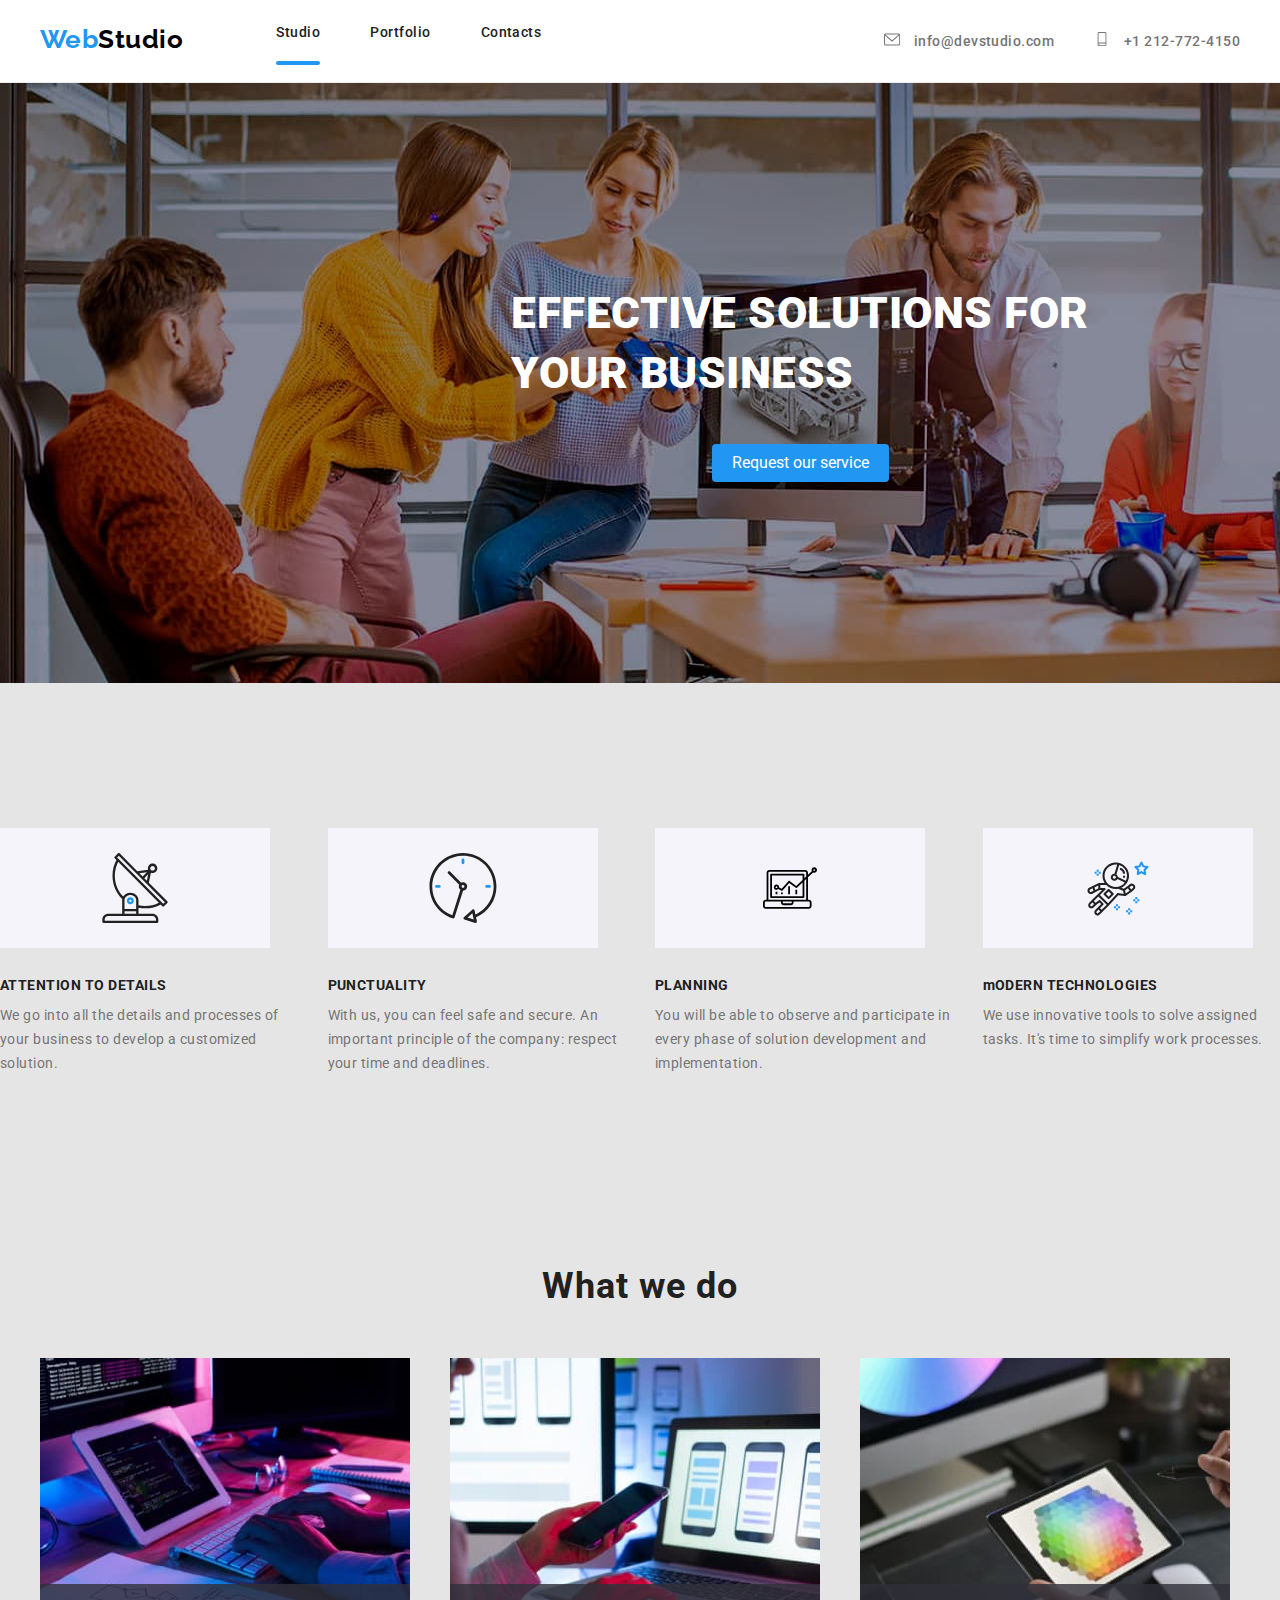
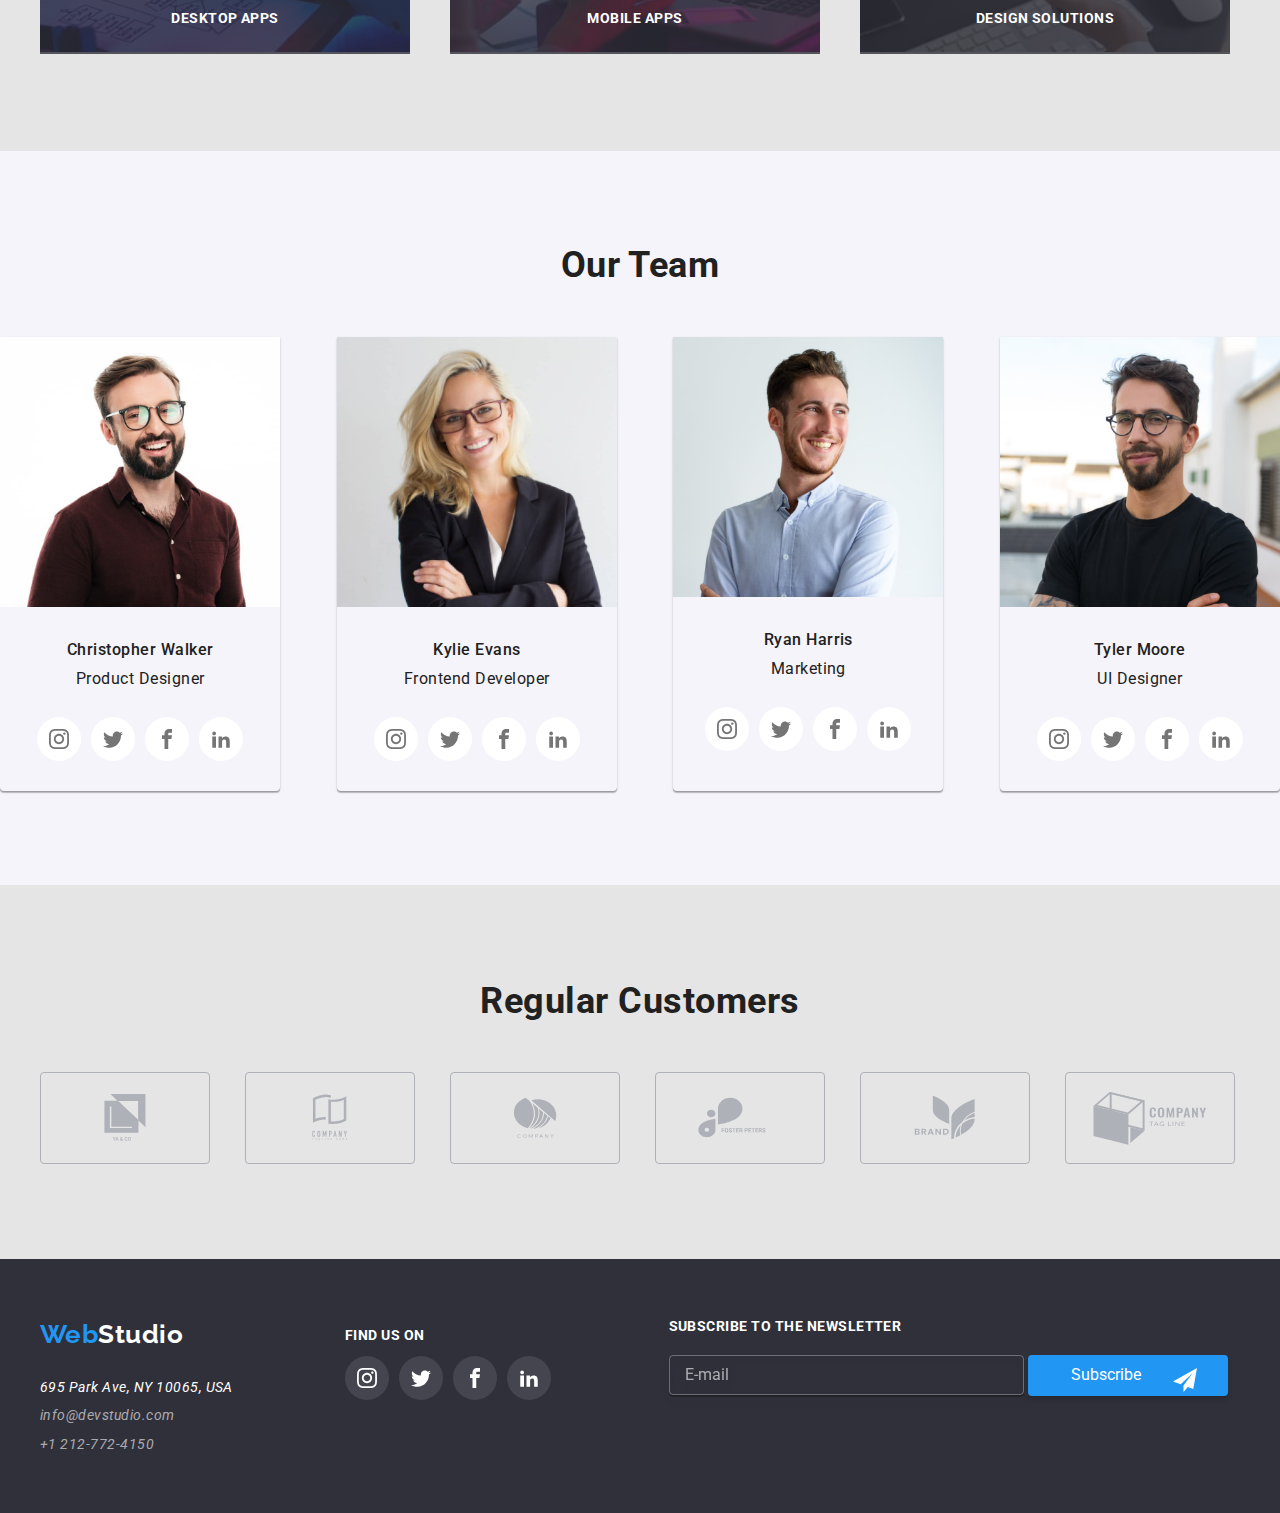
<file: index.html>
<!DOCTYPE html>
      <html lang="en">
        <!--my head-->
        <head>
          <meta charset="UTF-8" />
          <link rel="preconnect" href="https://fonts.googleapis.com" />
          <link rel="preconnect" href="https://fonts.gstatic.com" crossorigin />
          <link
            href="https://fonts.googleapis.com/css2?family=Raleway:wght@700&family=Roboto:wght@400;500;700;900&display=swap"
            rel="stylesheet"
          />
          <link
            rel="stylesheet"
            href="https://cdnjs.cloudflare.com/ajax/libs/modern-normalize/1.0.0/modern-normalize.min.css"
          />
          <link rel="stylesheet" href="css/main.css" />

          <title>WebStudio</title>
        </head>
        <body><div data-modal class="modal is-hidden">
          <div class="modal__inner">
            <h4 class="modal__title">Leave your information and we'll call you back</h4>
            <form class="request-form">
             <div class="request">
              <label>
                Name <br>
                <input type="text" name="name" autofocus/>
                <svg viewBox="0 0 5 15" width="12" height="12" class="request__icon" >
                  <use href="./images/icons.svg/icons.svg#icon-Vector-3" ></use> </svg>            
              </label>
            </div>
            <div class="request">
                <label>
                 Telephone <br>
                  <input type="tel" name="phone"/>
                  <svg viewBox="0 0 3 3" width="18" height="18" class="request__icon">
                    <use href="./images/icons.svg/icons.svg#icon-Vector-4" ></use> </svg>
                </label>
              </div>
              <div class="request"> 
                <label>
                 E-mail <br>
                  <input type="email" name="email" />
                  <svg viewBox="0 0 32 32" width="15" height="12" class="request__icon">
                  <use href="./images/icons.svg/icons.svg#icon-Vector-5" ></use> </svg>
                </label>
              </div>
              <div class="request">
                <label>
                  Comments <br>
                    <textarea name="comments" rows="5" placeholder="Enter the text"></textarea>
                  </label>
               </div>
             <div>
                <label class="checkbox">
                  <input type="checkbox" name="agree" value="agree" />
                  <span class="checkbox__replace">
                    <svg viewBox="4 90 42 28" class="check-icon"><use href="./images/icons.svg/icons.svg#icon-Vector-6" ></use> </svg>
                  </span><span class="text__span">I agree with the letter and accept the</span>   <a href="#" class="terms-cnd">Terms and Conditions</a>
                </label>
              </div> 
              <button type="submit" class="btnss">Send</button>
              
            </form>
            <button data-modal-close class="close-modal">
               <svg  viewBox="-35 0 400 200"class="close-icon">
                  <use href="./images/icons.svg/icons.svg#icon-close-black-18dp-2-1" ></use> </svg>
        
            </button>
          </div>
        </div>
    
          
         
          
      <!--my header-->
          <header class="page__header">
            <div class=" page__container">
              <a href="./index.html" class="page__logo"
                ><span class="page__logo__item">Web</span>Studio</a
              >
              <!--navigation to other pages-->
              <nav class="nav">
                <ul class=" menu__nav">
                  <li class="menu__nav__item ">
                    <a class=" menu__nav__link curent-card " href="./index.html">Studio</a>
                  </li>
                  <li class="menu__nav__item">
                    <a class="menu__nav__link  " href="portfolio.html">Portfolio</a>
                  </li>
                  <li class="menu__nav__item">
                    <a class="menu__nav__link nav__link link" href="#contacts.html">Contacts</a>
                  </li>
                </ul>
              </nav>
              <!--Contact links-->
              <ul class=" contacts__nav">
                <li class="contacts__item">
                  <a class="contacts__source " href="mailto:info@devstudio.com">
                    <svg class="contacts__icon" height="12">
                      <use href="./images/icons.svg/icons.svg#icon-mail"></use>
                    </svg>
                    info@devstudio.com
                  </a>
                </li>
                <li class="contacts__item">
                  <a class="contacts__source" href="tel:+1212-772-4150">
                    <svg class="contacts__icon" height="16">
                      <use href="./images/icons.svg/icons.svg#icon-smartphone"></use>
                    </svg>
                    +1 212-772-4150</a
                  >
                </li>
              </ul>
            </div>
          </header>

          <!--The unique content of the page-->
          <main class="hero__page">
            <!--Page title-->
            <div class="hero__section">
              <div class="hero__section__container ">
                <h1 class="hero__title">
                  EFFECTIVE SOLUTIONS FOR <br> 
                       YOUR BUSINESS
                </h1>
                <button class="heroo__button" type="button" data-modal-open>
                  Request our service
                </button>
              </div>
            </div>

            <!--The first section-->
            <section class="section">
              <div class=".container">
                <ul class=" grid grid--col-4">
                  <li class="grid__item">
                    <div class="section__list__brand">
                      <svg class="section__list__svg" height="70px">
                        <use href="./images/icons.svg/icons.svg#icon-antenna"></use>
                      </svg>
                    </div>
                    <h3 class="section__list__title">ATTENTION TO DETAILS</h3>
                    <p class="section__list__text">
                      We go into all the details and processes of your business to
                      develop a customized solution.
                    </p>
                  </li>
                  <li class="grid__item">
                    <div class="section__list__brand">
                      <svg class="section__list__svg" height="70px">
                        <use href="./images/icons.svg/icons.svg#icon-clock"></use>
                      </svg>
                    </div>
                    <h3 class="section__list__title">PUNCTUALITY</h3>
                    <p class="section__list__text">
                      With us, you can feel safe and secure. An important principle of
                      the company: respect your time and deadlines.
                    </p>
                  </li>
                  <li class="grid__item">
                    <div class="section__list__brand">
                      <svg class="section__list__svg" height="54px">
                        <use href="./images/icons.svg/icons.svg#icon-diagram"></use>
                      </svg>
                    </div>
                    <h3 class="section__list__title">PLANNING</h3>
                    <p class="section__list__text">
                      You will be able to observe and participate in every phase of
                      solution development and implementation.
                    </p>
                  </li>
                  <li class="grid__item">
                    <div class="section__list__brand">
                      <svg class="section__list__svg" height="61px">
                        <use href="./images/icons.svg/icons.svg#icon-astronaut"></use>
                      </svg>
                    </div>
                    <h3 class="section__list__title">mODERN TECHNOLOGIES</h3>
                    <p class="section__list__text">
                      We use innovative tools to solve assigned tasks. It's time to
                      simplify work processes.
                    </p>
                  </li>
                </ul>
            </section>
            <!--The second section-->
            <section class=" section">
              <div class="section__container">
                <h2 class="section__work">What we do</h2>
                <ul class="grid grid--col-3">
                  <li class="grid__item">
                    <img
                      src="images/img01.jpg"
                      class="img-photo"
                      alt="box1"
                      width="370"
                    />
                    <div class="gallery__card-photo">
                      <div class=" gallery__card-photo-item">
                        <h3 class="gallery__text-photo">DESKTOP APPS</h3>
                      </div>
                      
                    </div>
                  </li>
                  <li class="grid__item">
                    <img
                      src="images/img02.jpg"
                      class="img-photo"
                      alt="box2"
                      width="370"
                    />
                    <div class="gallery__card-photo">
                      <div class="gallery__card-photo-item">
                        <h3 class="gallery__text-photo">Mobile APPS</h3>
                      </div>
                      
                    </div>
                  </li>
                  <li class="grid__item">
                    <img
                      src="images/img03.jpg"
                      class="img-photo"
                      alt="box3"
                      width="370"
                    />
                    <div class="gallery__card-photo">
                      <div class="gallery__card-photo-item">
                        <h3 class="gallery__text-photo">DESIGN SOLUTIONS</h3>
                      </div>
                  </li>
                </ul>
          </div>
            </section>
          
            <!--The third section-->
            <section class="team">
              <div class=" team__container">
                <h2 class="team__title">Our Team</h2>
                <ul class="team__list">
                  <li class="team__title-list">
                    <img
                      src="images/Our-Team/img(1).jpg"
                      alt="Christopher Walker"
                      height="270"
                    />
                    <div class="card-description">
                    <h3 class="team__player">Christopher Walker</h3>
                    <p class="team__player__description">Product Designer</p>
                    <ul class=" social__media">
                      <li class="social__media__links">
                        <a href="#" target="_blank" class="social__media__link">
                          <svg class="social__media__icon" height="20px">
                            <use
                              href="images/icons.svg/icons.svg#icon-instagram1"
                            ></use>
                          </svg>
                        </a>
                      </li>
                      <li class="social__media__links">
                        <a href="#" target="_blank" class="social__media__link">
                          <svg class="social__media__icon" height="20px">
                            <use
                              href="images/icons.svg/icons.svg#icon-twitter"
                            ></use>
                          </svg>
                        </a>
                      </li>
                      <li class="social__media__links">
                        <a href="#" target="_blank" class="social__media__link">
                          <svg class="social__media__icon" height="20px">
                            <use
                              href="images/icons.svg/icons.svg#icon-facebook"
                            ></use>
                          </svg>
                        </a>
                      </li>
                      <li class="social__media__links">
                        <a href="#" target="_blank" class="social__media__link">
                          <svg class="social__media__icon" height="20px">
                            <use
                              href="images/icons.svg/icons.svg#icon-linkedin2"
                            ></use>
                          </svg>
                        </a>
                      </li>
                    </ul>
                  </li>

                  <li class="team__title-list">
                    <img
                      src="images/Our-Team/img(2).jpg"
                      alt="Kylie Evans"
                      height="270"
                    />
                    <h3 class="team__player">Kylie Evans</h3>
                    <p class="team__player__description">Frontend Developer</p>
                    <ul class="social__media">
                      <li class="social__media__links">
                        <a href="#" target="_blank" class=" social__media__link">
                          <svg class="social__media__icon" height="20px">
                            <use
                              href="./images/icons.svg/icons.svg#icon-instagram1"
                            ></use>
                          </svg>
                        </a>
                      </li>
                      <li class="social__media__links">
                        <a href="#" target="_blank" class="social__media__link">
                          <svg class="social__media__icon" height="20px">
                            <use
                              href="./images/icons.svg/icons.svg#icon-twitter"
                            ></use>
                          </svg>
                        </a>
                      </li>
                      <li class="social__media__links">
                        <a href="#" target="_blank" class="social__media__link">
                          <svg class="social__media__icon" height="20px">
                            <use
                              href="./images/icons.svg/icons.svg#icon-facebook"
                            ></use>
                          </svg>
                        </a>
                      </li>
                      <li class="social__media__links">
                        <a href="#" target="_blank" class="social__media__link">
                          <svg class="social__media__icon" height="20px">
                            <use
                              href="./images/icons.svg/icons.svg#icon-linkedin2"
                            ></use>
                          </svg>
                        </a>
                      </li>
                    </ul>
                  </li>
                  <li class="team__title-list">
                    <img
                      src="images/Our-Team/img(3).jpg"
                      alt="Ryan Harris"
                      height="260"
                    />
                    <h3 class="team__player">Ryan Harris</h3>
                    <p class="team__player__description">Marketing</p>
                    <ul class="social__media ">
                      <li class="social__media__links">
                        <a href="#" target="_blank" class="social__media__link">
                          <svg class="social__media__icon" height="20px">
                            <use
                              href="./images/icons.svg/icons.svg#icon-instagram1"
                            ></use>
                          </svg>
                        </a>
                      </li>
                      <li class="social__media__links">
                        <a href="#" target="_blank" class="social__media__link">
                          <svg class="social__media__icon" height="20px">
                            <use
                              href="./images/icons.svg/icons.svg#icon-twitter"
                            ></use>
                          </svg>
                        </a>
                      </li>
                      <li class="social__media__links">
                        <a href="#" target="_blank" class="social__media__link">
                          <svg class="social__media__icon" height="20px">
                            <use
                              href="./images/icons.svg/icons.svg#icon-facebook"
                            ></use>
                          </svg>
                        </a>
                      </li>
                      <li class="social__media__links">
                        <a href="#" target="_blank" class="social__media__link">
                          <svg class="social__media__icon" height="20px">
                            <use
                              href="./images/icons.svg/icons.svg#icon-linkedin2"
                            ></use>
                          </svg>
                        </a>
                      </li>
                    </ul>
                  </li>
                  <li class="team__title-list">
                    <img
                      src="images/Our-Team/img(4).jpg"
                      alt="Tyler Moore"
                      height="270"
                    />
                    <h3 class="team__player">Tyler Moore</h3>
                    <p class="team__player__description">UI Designer</p>
                    <ul class="social__media ">
                      <li class="social__media__links">
                        <a href="#" target="_blank" class="social__media__link">
                          <svg class="social__media__icon" height="20px">
                            <use
                              href="./images/icons.svg/icons.svg#icon-instagram1"
                            ></use>
                          </svg>
                        </a>
                      </li>
                      <li class="social__media__links">
                        <a href="#" target="_blank" class="social__media__link">
                          <svg class="social__media__icon" height="20px">
                            <use
                              href="./images/icons.svg/icons.svg#icon-twitter"
                            ></use>
                          </svg>
                        </a>
                      </li>
                      <li class="social__media__links">
                        <a href="#" target="_blank" class="social__media__link">
                          <svg class="social__media__icon" height="20px">
                            <use
                              href="./images/icons.svg/icons.svg#icon-facebook"
                            ></use>
                          </svg>
                        </a>
                      </li>
                      <li class="social__media__links">
                        <a href="#" target="_blank" class="social__media__link">
                          <svg class="social__media__icon" height="20px">
                            <use
                              href="./images/icons.svg/icons.svg#icon-linkedin2"
                            ></use>
                          </svg>
                        </a>
                      </li>
                    </ul>
                  </li>
                </ul>
              </div>
            </section>
            <!--regular custumer-->
            <section class="section costumer__section">
              <div class="costumer__container">
                <h2 class="costumer__title">Regular Customers</h2>
                <ul class="grid grid--col-6">
                  <li class="grid__item">
                    <a href="#" target="_blank" class="costumers__link">
                      <svg class="costumer__icons" height="47">
                        <use href="./images/icons.svg/icons.svg#icon-group-1"></use>
                      </svg>
                    </a>
                  </li>
                  <li class="grid__item">
                    <a href="#" target="_blank" class="costumers__link">
                      <svg class="costumer__icons" height="52">
                        <use href="images/icons.svg/icons.svg#icon-Logo-2"></use>
                      </svg>
                    </a>
                  </li>
                  <li class="grid__item">
                    <a href="#" target="_blank" class="costumers__link">
                      <svg class="costumer__icons" height="41">
                        <use href="images/icons.svg/icons.svg#icon-Object-3"></use>
                      </svg>
                    </a>
                  </li>
                  <li class="grid__item">
                    <a href="#" target="_blank" class="costumers__link">
                      <svg class="costumer__icons" height="41">
                        <use href="images/icons.svg/icons.svg#icon-group-4"></use>
                      </svg>
                    </a>
                  </li>
                  <li class="grid__item">
                    <a href="#" target="_blank" class="costumers__link">
                      <svg class="costumer__icons" height="45">
                        <use href="./images/icons.svg/icons.svg#icon-group-5"></use>
                      </svg>
                    </a>
                  </li>
                  <li class="grid__item">
                    <a href="#" target="_blank" class="costumers__link">
                      <svg class="costumer__icons" height="54">
                        <use href="images/icons.svg/icons.svg#icon-Object-6"></use>
                      </svg>
                    </a>
                  </li>
                </ul>
              </div>
            </section>
          </main>
          <!--footer pages-->
          <footer class="footer">
            <div class="footer__container">
              <div class="footer__block">
                <!--logo pages-->
                <a class="footer__logo" href="index.html">
                  <span class="footer__span">Web</span>Studio</a
                >

                <!--address and contact details-->
                <address class="footer__adrees">
                  <ul class=" footer__list__main">
                    <li class="footer__list__item">
                      <a
                        class="footer__list__location"
                        href="https://goo.gl/maps/WX2whz8Sf4KxUwsg9"
                        target="_blank"
                        >695 Park Ave, NY 10065, USA</a
                      >
                    </li>
                    <li class="footer__list__item">
                      <a
                        class="footer__list__contacts"
                        href="mailto:info@devstudio.com:"
                        >info@devstudio.com</a
                      >
                    </li>
                    <li class="footer__list__item">
                      <a class="footer__list__contacts" href="tel:+1212-772-4150"
                        >+1 212-772-4150
                      </a>
                    </li>
                  </ul>
                </address>
              </div>

              <!--find-us-->
              <section class="find">
                <div class="find__blocks">
                  <h4 class="find__title">FIND US ON</h4>
                  <ul class="find__list">
                    <li class="find__list__social">
                      <a href="#" target="_blank" class="find__list__social--link">
                        <svg class="find__social__icons" width="20px" height="20px">
                          <use
                            href="./images/icons.svg/icons.svg#icon-instagram1"
                          ></use>
                        </svg>
                      </a>
                    </li>
                    <li class="find__list__social">
                      <a href="#" target="_blank" class="find__list__social--link">
                        <svg class="find__social__icons" width="20px" height="20px">
                          <use href="./images/icons.svg/icons.svg#icon-twitter"></use>
                        </svg>
                      </a>
                    </li>
                    <li class="find__list__social">
                      <a href="#" target="_blank" class="find__list__social--link">
                        <svg class="find__social__icons" width="20px" height="20px">
                          <use
                            href="./images/icons.svg/icons.svg#icon-facebook"
                          ></use>
                        </svg>
                      </a>
                    </li>
                    <li class="find__social">
                      <a href="#" target="_blank" class="find__list__social--link">
                        <svg class="find__social__icons" width="20px" height="20px">
                          <use
                            href="./images/icons.svg/icons.svg#icon-linkedin2"
                          ></use>
                        </svg>
                      </a>
                    </li>
                  </ul>
                </div>   
              </section>
                 <div class="subscribe">
                <h3 class="subcribe__title">Subscribe to the newsletter</h3>
                <form class="subcribe__footer-form">
                  <label class="subcribe__contact">
                    <input class="subcribe__input-adrees" type="email" name="email" placeholder="E-mail">
                  </label>
                  <button class="subcribe__button" type="submit"> 
                    <svg class="subcribe__submit-send" width="24" height="24">
                    <use href="./images/icons.svg/icons.svg#icon-icon-send"></use>
                  </svg>Subscribe</button>
                </form>
              </div>
           
            
            </div>
          </footer>
          <script src="./js/modal.js"></script>
        </body>
      </html>
</file>
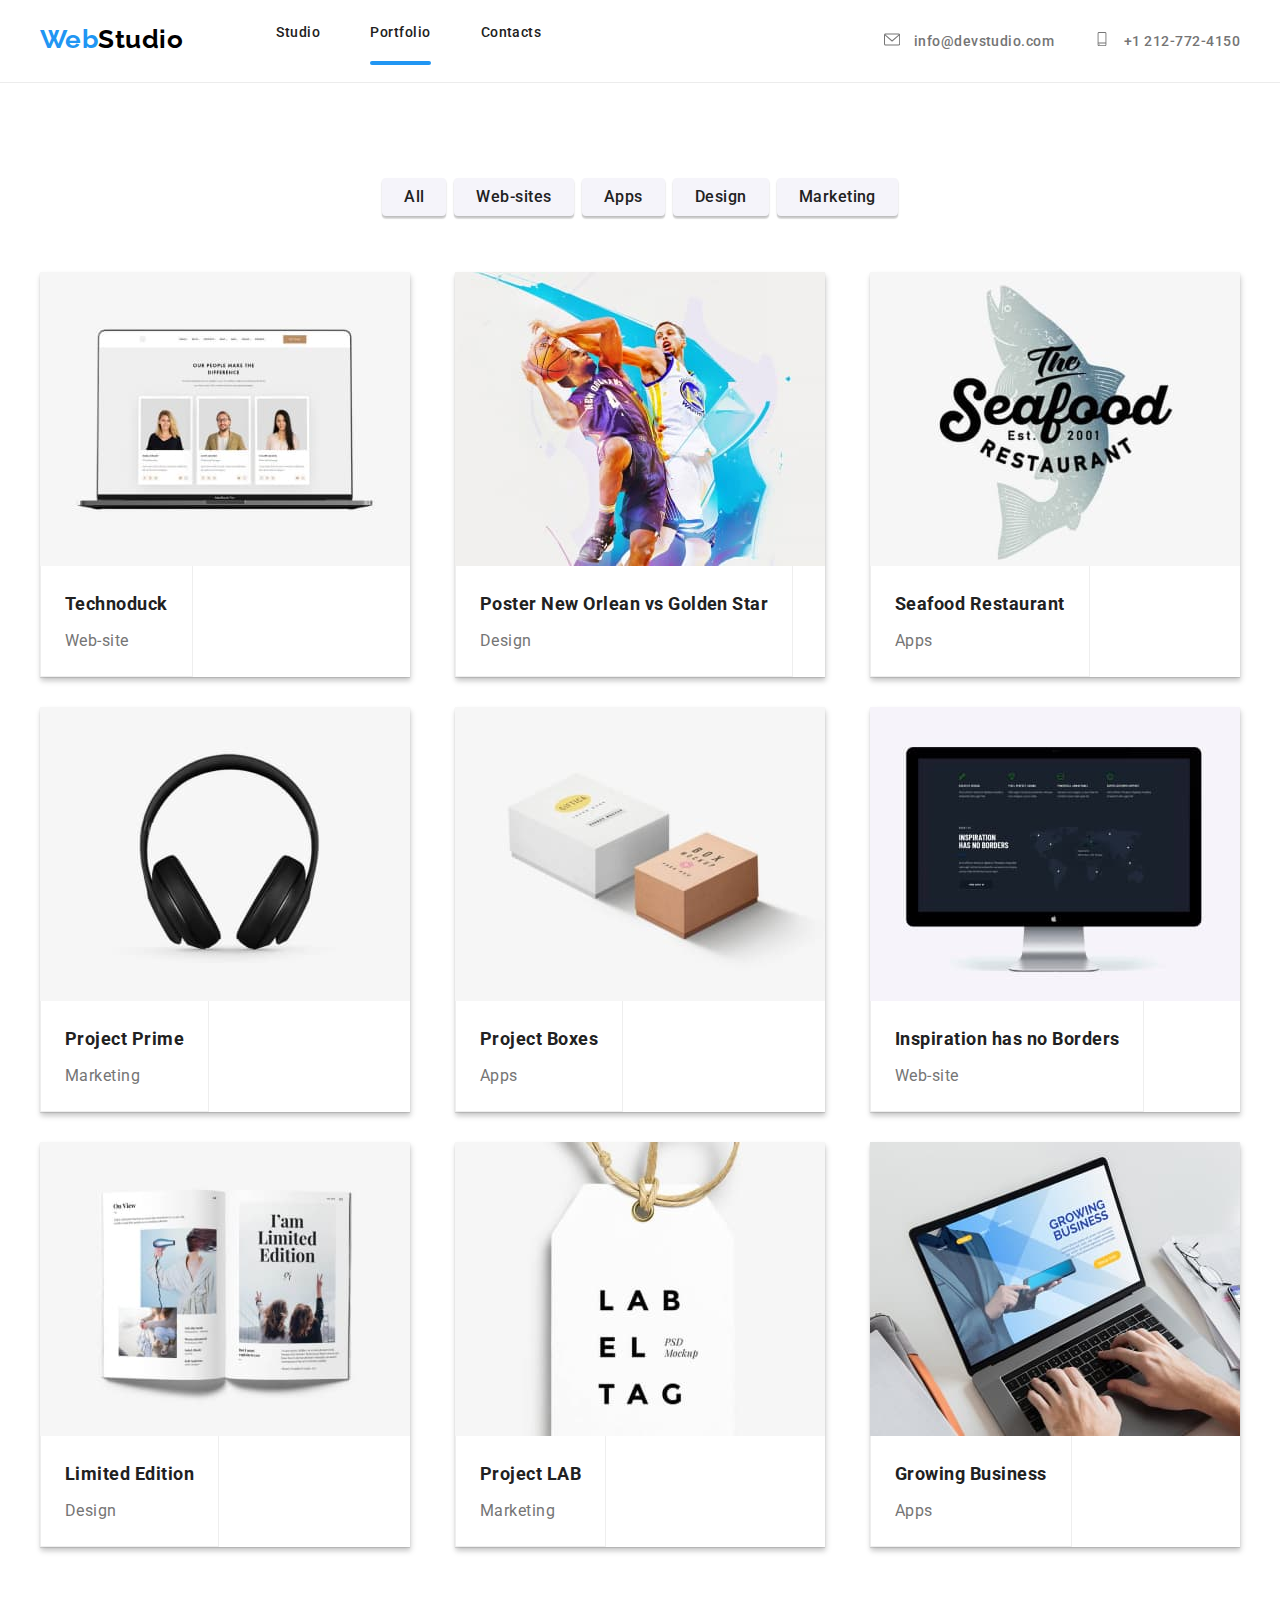
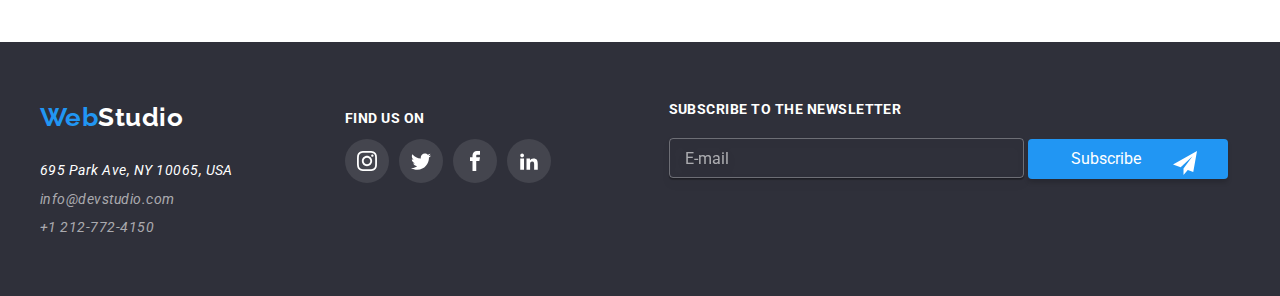
<file: portfolio.html>
<!DOCTYPE html>
<html lang="en">
  <!--my head-->
  <head>
    <meta charset="UTF-8" />
    <link rel="preconnect" href="https://fonts.googleapis.com" />
    <link rel="preconnect" href="https://fonts.gstatic.com" crossorigin />
    <link
      href="https://fonts.googleapis.com/css2?family=Raleway:wght@700&family=Roboto:wght@400;500;700;900&display=swap"
      rel="stylesheet"
    />
    <link
      rel="stylesheet"
      href="https://cdnjs.cloudflare.com/ajax/libs/modern-normalize/1.0.0/modern-normalize.min.css"
    />
    <link rel="stylesheet" href="./css/main.css" />

    <title>WebStudio</title>
  </head>
  <body>
    <!--my header-->
    <header class="page__header">
      <div class="page__container">
        <a href="./index.html" class="page__logo"
          ><span class="page__logo__item">Web</span>Studio</a
        >
        <!--navigation to other pages-->
        <nav class="nav">
          <ul class="menu__nav">
            <li class="menu__nav__item">
              <a class="menu__nav__link" href="./index.html">Studio</a>
            </li>
            <li class="menu__nav__item">
              <a class="menu__nav__link curent-cards" href="portfolio.html"
                >Portfolio</a
              >
            </li>
            <li class="menu__nav__item">
              <a class="menu__nav__link nav__link link" href="#contacts.html"
                >Contacts</a
              >
            </li>
          </ul>
        </nav>
        <!--Contact links-->
        <ul class="contacts__nav">
          <li class="contacts__item">
            <a class="contacts__source" href="mailto:info@devstudio.com">
              <svg class="contacts__icon" height="12">
                <use href="./images/icons.svg/icons.svg#icon-mail"></use>
              </svg>
              info@devstudio.com
            </a>
          </li>
          <li class="contacts__item">
            <a class="contacts__source" href="tel:+1212-772-4150">
              <svg class="contacts__icon" height="16">
                <use href="./images/icons.svg/icons.svg#icon-smartphone"></use>
              </svg>
              +1 212-772-4150</a
            >
          </li>
        </ul>
      </div>
    </header>
    <!--The unique content of the page-->
    <main class="main-page-portofolio">
      <section class="section__portofolio section">
        <div class="container">
          <h1 hidden>Image gallery</h1>
          <ul class="button__section">
            <li class="button__section__item">
              <button type="button" class="button__section__nav">All</button>
            </li>
            <li class="button__section__item">
              <button type="button" class="button__section__nav">
                Web-sites
              </button>
            </li>
            <li class="button__section__item">
              <button type="button" class="button__section__nav">Apps</button>
            </li>
            <li class="button__section__item">
              <button type="button" class="button__section__nav">Design</button>
            </li>
            <li class="button__section__item">
              <button type="button" class="button__section__nav">
                Marketing
              </button>
            </li>
          </ul>
          <ul class="galery__list">
            <li class="galery__list__item">
              <div class="overlay">
                <div class="overlay__card">
                  <p class="overlay__card--text">
                    Technoduck is a state-of-the-art coronavirus distribution
                    platform. Companies use this platform for digital espionage
                    and attacks on competitors' secure servers.
                  </p>
                </div>
                <img
                  src="./images/portfolio-images/portfolio-01.jpg"
                  alt="Web-site"
                  width="370"
                />
              </div>
              <div class="cards">
                <h4 class="cards__product--title">Technoduck</h4>
                <p class="cards__domain--description">Web-site</p>
              </div>
            </li>
            <li class="galery__list__item">
              <div class="overlay">
                <div class="overlay__card">
                  <p class="overlay__card--text">
                    We make business cards, map and presentation flyer, website,
                    poster design, presentation catalog, newsletter, postcard,
                    street banner, e-banner and obviously the logo.
                  </p>
                </div>

                <img
                  src="./images/portfolio-images/portfolio-02.jpg"
                  alt="Design"
                  width="370"
                />
              </div>
              <div class="cards">
                <h2 class="cards__product--title">
                  Poster New Orlean vs Golden Star
                </h2>
                <p class="cards__domain--description">Design</p>
              </div>
            </li>
            <li class="galery__list__item">
              <div class="overlay">
                <div class="overlay__card">
                  <p class="overlay__card--text">
                    Shrimp, lobster, clams, trout, mackerel, squid. Here you
                    find what you need. Subscribe! Join the 14,500 subscribers
                    and get a 25% discount on every order, with 10 lei/month!
                  </p>
                </div>

                <img
                  src="./images/portfolio-images/portfolio-03.jpg"
                  alt="Seafood-Restaurant "
                  width="370"
                />
              </div>
              <div class="cards">
                <h2 class="cards__product--title">Seafood Restaurant</h2>
                <p class="cards__domain--description">Apps</p>
              </div>
            </li>
            <li class="galery__list__item">
              <div class="overlay">
                <div class="overlay__card">
                  <p class="overlay__card--text">
                    Accessories and others: car chargers, protective covers,
                    sunshades, oils, car paints, thinners, paint guns, audio.
                  </p>
                </div>

                <img
                  src="./images/portfolio-images/portfolio-04.jpg"
                  alt="headphones"
                  width="370"
                />
              </div>
              <div class="cards">
                <h2 class="cards__product--title">Project Prime</h2>
                <p class="cards__domain--description">Marketing</p>
              </div>
            </li>
            <li class="galery__list__item">
              <div class="overlay">
                <div class="overlay__card">
                  <p class="overlay__card--text">
                    Use the Project or Roadmap app in Teams
                  </p>
                </div>

                <img
                  src="./images/portfolio-images/portfolio-05.jpg"
                  alt="Project-Boxes"
                  width="370"
                />
              </div>
              <div class="cards">
                <h2 class="cards__product--title">Project Boxes</h2>
                <p class="cards__domain--description">Apps</p>
              </div>
            </li>
            <li class="galery__list__item">
              <div class="overlay">
                <div class="overlay__card">
                  <p class="overlay__card--text">
                    You can adapt the entire content of the page according to
                    your needs. Start here! Ideal for private and business
                    websites. The easiest editor on the market. 24/7 support.
                  </p>
                </div>

                <img
                  src="./images/portfolio-images/portfolio-06.jpg"
                  alt="forge"
                  width="370"
                />
              </div>
              <div class="cards">
                <h2 class="cards__product--title">
                  Inspiration has no Borders
                </h2>
                <p class="cards__domain--description">Web-site</p>
              </div>
            </li>
            <li class="galery__list__item">
              <div class="overlay">
                <div class="overlay__card">
                  <p class="overlay__card--text">
                    One thing I’ve learned in my journey as a designer is that
                    design has to be inclusive and reflect the whole world
                    around us.
                  </p>
                </div>

                <img
                  src="./images/portfolio-images/portfolio-07.jpg"
                  alt="book"
                  width="370"
                />
              </div>
              <div class="cards">
                <h2 class="cards__product--title">Limited Edition</h2>
                <p class="cards__domain--description">Design</p>
              </div>
            </li>
            <li class="galery__list__item">
              <div class="overlay">
                <div class="overlay__card">
                  <p class="overlay__card--text">
                    Ai auzit despre noi? Shop multi-brand, designeri
                    internaționali&români, încălțăminte&accesorii
                  </p>
                </div>

                <img
                  src="./images/portfolio-images/portfolio-08.jpg"
                  alt="label"
                  width="370"
                />
              </div>
              <div class="cards">
                <h2 class="cards__product--title">Project LAB</h2>
                <p class="cards__domain--description">Marketing</p>
              </div>
            </li>
            <li class="galery__list__item">
              <div class="overlay">
                <div class="overlay__card">
                  <p class="overlay__card--text">
                    Use Semrush small biz tools to find profitable keywords and
                    get ahead of competitors. With Semrush marketing software,
                    you can grow your small business faster.
                  </p>
                </div>

                <img
                  src="./images/portfolio-images/portfolio-09.jpg"
                  alt="note-book"
                  width="370"
                />
              </div>
              <div class="cards">
                <h2 class="cards__product--title">Growing Business</h2>
                <p class="cards__domain--description">Apps</p>
              </div>
            </li>
          </ul>
        </div>
      </section>
    </main>

    <!--footer pages-->
    <footer class="footer">
      <div class="footer__container">
        <div class="footer__block">
          <!--logo pages-->
          <a class="footer__logo" href="index.html">
            <span class="footer__span">Web</span>Studio</a
          >

          <!--address and contact details-->
          <address class="footer__adrees">
            <ul class="footer__list__main">
              <li class="footer__list__item">
                <a
                  class="footer__list__location"
                  href="https://goo.gl/maps/WX2whz8Sf4KxUwsg9"
                  target="_blank"
                  >695 Park Ave, NY 10065, USA</a
                >
              </li>
              <li class="footer__list__item">
                <a
                  class="footer__list__contacts"
                  href="mailto:info@devstudio.com:"
                  >info@devstudio.com</a
                >
              </li>
              <li class="footer__list__item">
                <a class="footer__list__contacts" href="tel:+1212-772-4150"
                  >+1 212-772-4150
                </a>
              </li>
            </ul>
          </address>
        </div>

        <!--find-us-->
        <section class="find">
          <div class="find__blocks">
            <h4 class="find__title">FIND US ON</h4>
            <ul class="find__list">
              <li class="find__list__social">
                <a href="#" target="_blank" class="find__list__social--link">
                  <svg class="find__social__icons" width="20px" height="20px">
                    <use
                      href="./images/icons.svg/icons.svg#icon-instagram1"
                    ></use>
                  </svg>
                </a>
              </li>
              <li class="find__list__social">
                <a href="#" target="_blank" class="find__list__social--link">
                  <svg class="find__social__icons" width="20px" height="20px">
                    <use href="./images/icons.svg/icons.svg#icon-twitter"></use>
                  </svg>
                </a>
              </li>
              <li class="find__list__social">
                <a href="#" target="_blank" class="find__list__social--link">
                  <svg class="find__social__icons" width="20px" height="20px">
                    <use
                      href="./images/icons.svg/icons.svg#icon-facebook"
                    ></use>
                  </svg>
                </a>
              </li>
              <li class="find__social">
                <a href="#" target="_blank" class="find__list__social--link">
                  <svg class="find__social__icons" width="20px" height="20px">
                    <use
                      href="./images/icons.svg/icons.svg#icon-linkedin2"
                    ></use>
                  </svg>
                </a>
              </li>
            </ul>
          </div>
        </section>
        <div class="subscribe">
          <h3 class="subcribe__title">Subscribe to the newsletter</h3>
          <form class="subcribe__footer-form">
            <label class="subcribe__contact">
              <input
                class="subcribe__input-adrees"
                type="email"
                name="email"
                placeholder="E-mail"
              />
            </label>
            <button class="subcribe__button" type="submit">
              <svg class="subcribe__submit-send" width="24" height="24">
                <use
                  href="./images/icons.svg/icons.svg#icon-icon-send"
                ></use></svg
              >Subscribe
            </button>
          </form>
        </div>
      </div>
    </footer>
    <script src="./js/modal.js"></script>
  </body>
</html>
</file>
<file: css/main.css>
:root {
  --brand-color: #2196f3;
  --highlight-color: #000000;
  --color-nav: #212121;
  --text-color: #757575;
}

body {
  color: #212121;
  background-color: #ffffff;
  font-family: "Roboto", sans-serif;
  letter-spacing: 0.03em;
}

* {
  -webkit-margin-before: 0;
          margin-block-start: 0;
  -webkit-margin-after: 0;
          margin-block-end: 0;
  -webkit-margin-start: 0;
          margin-inline-start: 0;
  -webkit-margin-end: 0;
          margin-inline-end: 0;
  -webkit-padding-start: 0;
          padding-inline-start: 0;
}

.visually-hidden {
  position: absolute;
  width: 1px;
  height: 1px;
  margin: -1px;
  border: 0;
  padding: 0;
  white-space: nowrap;
  -webkit-clip-path: inset(100%);
          clip-path: inset(100%);
  clip: rect(0 0 0 0);
  overflow: hidden;
}

ul {
  list-style-type: none;
}

a {
  text-decoration: none;
}

.container {
  max-width: 1200px;
  display: flex;
}

.flexcontainercenter {
  display: flex;
  flex-wrap: nowrap;
}

.grid--col-4 .grid__item {
  flex-basis: calc((100% - 90px) / 4);
}

.grid--col-3 .grid__item {
  flex-basis: calc((100% - 60px) / 3);
}

.grid--col-4 .grid__item {
  flex-basis: calc((100% - 90px) / 4);
}

.grid--col-6 .grid__item {
  flex-basis: calc((100% - 150px) / 6);
}

.grid {
  display: flex;
  gap: 30px;
}

.section {
  padding: 95px 0px;
  background: #e5e5e5;
}

.page__header {
  border-bottom: 1px solid #ececec;
  margin: 0 auto;
}
.page__header .page__container {
  max-width: 1200px;
  margin: 0 auto;
  display: flex;
}
.page__header .page__container .page__logo {
  font-family: "Raleway", sans-serif;
  font-weight: 700;
  font-size: 26px;
  line-height: 1.19;
  color: #000000;
  margin-right: 93px;
  padding-top: 24px;
}
.page__header .page__container .page__logo__item {
  color: var(--brand-color);
}
.page__header .page__container .nav {
  position: relative;
}
.page__header .page__container .menu__nav {
  display: inline-flex;
  gap: 50px;
}
.page__header .page__container .menu__nav__item {
  display: flex;
  flex-wrap: wrap;
  flex-grow: 1;
  flex-shrink: 0;
}
.page__header .page__container .menu__nav__link {
  color: var(--color-nav);
  font-weight: 500;
  font-size: 14px;
  line-height: 1.14px;
  position: relative;
  padding-bottom: 32px;
  padding-top: 32px;
}
.page__header .page__container .menu__nav__link:hover, .page__header .page__container .menu__nav__link:active, .page__header .page__container .menu__nav__link:focus {
  color: var(--brand-color);
}
.page__header .page__container .menu__nav .curent-card::after {
  content: "";
  width: 100%;
  height: 4px;
  border-radius: 2px;
  position: absolute;
  background-color: var(--brand-color);
  bottom: 0px;
  left: 0;
}
.page__header .page__container .contacts__nav {
  display: flex;
  gap: 40px;
  margin-left: auto;
  padding-top: 32px;
  padding-bottom: 32px;
}
.page__header .page__container .contacts__nav__item {
  flex-grow: 0;
  flex-shrink: 0;
  margin-right: auto;
}
.page__header .page__container .contacts__source {
  font-weight: 500;
  font-size: 14px;
  line-height: 1.14;
  color: var(--text-color);
}
.page__header .page__container .contacts__source:hover, .page__header .page__container .contacts__source:active, .page__header .page__container .contacts__source:focus {
  color: var(--brand-color);
}
.page__header .page__container .contacts__icon {
  display: inline-block;
  fill: currentColor;
  margin-right: 10px;
  height: 14px;
  width: 16px;
}
.page__header .page__container .contacts__icon:hover {
  color: var(--text-color);
}

.hero__section {
  background-image: url(../images/background/background.jpg);
  background-size: cover;
  background-repeat: no-repeat;
  display: flex;
  justify-content: center;
  align-items: center;
  width: 1600px;
  height: 600px;
  margin-left: auto;
  margin-right: auto;
  padding-top: 200px;
  background-color: rgba(47, 48, 58, 0.4);
  padding-bottom: 200px;
}
.hero__section .hero__section__container {
  width: 1200px;
  margin: 0 auto;
  display: flex;
  flex-direction: column;
  justify-content: center;
  align-items: center;
}
.hero__section .hero__section__container .hero__title {
  font-weight: 900;
  font-size: 44px;
  line-height: 1.36;
  color: #ffffff;
}
.hero__section .hero__section__container .heroo__button {
  display: flex;
  align-items: center;
  border-radius: 4px;
  border: none;
  justify-content: center;
  align-content: center;
  padding-top: 10px;
  padding-bottom: 10px;
  padding-left: 20px;
  padding-right: 20px;
  margin-top: 40px;
  background-color: var(--brand-color);
  color: #ffffff;
}
.hero__section .hero__section__container .heroo__button:hover {
  background-color: #188ced;
}

.container {
  max-width: 1200px;
  display: flex;
  flex-wrap: wrap;
}
.container .grid {
  flex-wrap: wrap;
  justify-content: space-between;
}
.container .grid__item {
  display: flex;
  flex-grow: 0;
  flex-shrink: 1;
  text-align: start;
  flex-wrap: wrap;
  position: relative;
}

.section__list__brand {
  background-color: #f5f4fa;
  height: 120px;
  width: 270px;
  display: flex;
  justify-content: center;
  align-items: center;
  margin-bottom: 30px;
  flex-wrap: wrap;
}

.section__list__title {
  font-weight: 700;
  font-size: 14px;
  line-height: 1.14;
  margin-bottom: 10px;
}

.section__list__text {
  font-size: 14px;
  line-height: 1.71;
  color: var(--text-color);
}

/* second section */
.section__container {
  max-width: 1200px;
  margin: 0 auto;
}

.section__work {
  text-align: center;
  margin-left: auto;
  margin-right: auto;
  letter-spacing: 0.03em;
  font-weight: 700;
  font-size: 36px;
  line-height: 1.16;
}

.grid {
  margin-top: 50px;
}
.grid__item {
  position: relative;
  flex-wrap: wrap;
  flex-shrink: 0;
  flex-grow: 0;
}

.gallery__card-photo {
  position: absolute;
  display: flex;
  align-items: center;
  justify-content: center;
  bottom: 2px;
  width: 370px;
  height: 70px;
  background: rgba(47, 48, 58, 0.8);
}

.gallery__text-photo {
  font-weight: 700;
  font-size: 14px;
  line-height: 1.14;
  text-align: center;
  color: #ffffff;
  text-transform: uppercase;
}

.team {
  background-color: #f5f4fa;
  padding-top: 94px;
  padding-bottom: 94px;
}
.team__container {
  margin: 0 auto;
}
.team__title {
  text-align: center;
  margin-bottom: 50px;
  font-weight: 700;
  font-size: 36px;
  line-height: 1.16;
  color: var(--color-nav);
}
.team__list {
  display: flex;
  gap: 30px;
  justify-content: space-between;
  flex-wrap: wrap;
}
.team__title-list {
  flex-grow: 0;
  flex-shrink: 1;
  flex-wrap: wrap;
  border-radius: 0px 0px 4px 4px;
  background: var(--secondary-color);
  box-shadow: 0px 1px 3px rgba(0, 0, 0, 0.12), 0px 1px 1px rgba(0, 0, 0, 0.14), 0px 2px 1px rgba(0, 0, 0, 0.2);
}
.team .card__description {
  padding-top: 30px;
  padding-bottom: 30px;
  padding-left: 10px;
  padding-right: 10px;
}
.team .team__player {
  text-align: center;
  margin-bottom: 10px;
  margin-top: 30px;
  font-weight: 500;
  font-size: 16px;
  line-height: 1.17;
  letter-spacing: 0.03em;
}
.team .team__player__description {
  text-align: center;
  font-size: 16px;
  line-height: 1.17;
}
.team .social__media {
  display: flex;
  justify-content: center;
  gap: 10px;
  padding-top: 28px;
  padding-bottom: 30px;
  flex-wrap: wrap;
}
.team .social__media__link {
  background-color: #ffffff;
  border-radius: 50%;
  width: 44px;
  height: 44px;
  display: flex;
  justify-content: center;
  align-items: center;
  color: var(--text-color);
}
.team .social__media__link:hover {
  background-color: var(--brand-color);
  color: #ffffff;
}
.team .social__media__link:hover:focus {
  background-color: var(--brand-color);
  color: #ffffff;
}
.team .social__media__icon {
  width: 20px;
  height: 20px;
  fill: currentColor;
}

.costumer__section {
  background-color: #e5e5e5;
}
.costumer__section .costumer__container {
  max-width: 1200px;
  margin: 0 auto;
}
.costumer__section .costumer__container .costumer__title {
  text-align: center;
  margin-bottom: 50px;
  font-style: normal;
  font-weight: 700;
  font-size: 36px;
  line-height: 42px;
  color: var(--color-nav);
}
.costumer__section .costumer__container .grid {
  display: flex;
  gap: 30px;
  justify-content: space-between;
  flex-wrap: wrap;
}
.costumer__section .costumer__container__item {
  display: flex;
  justify-content: space-between;
}
.costumer__section .costumer__container .costumers__link {
  display: flex;
  justify-content: center;
  align-items: center;
  width: 170px;
  height: 92px;
  fill: #afb1b8;
  border-radius: 4px;
  border: 1px solid #afb1b8;
  box-sizing: border-box;
  transition: border 250ms cubic-bezier(0.4, 0, 0.2, 1);
}
.costumer__section .costumer__container .costumers__link:hover, .costumer__section .costumer__container .costumers__link:focus {
  border: 1px solid var(--brand-color);
  fill: var(--brand-color);
}
.costumer__section .costumer__container .costumers__link__icons {
  fill: currentColor;
}

.footer {
  background-color: #2f303a;
  padding: 60px 0px;
}
.footer .footer__container {
  max-width: 1200px;
  margin: 0 auto;
  display: flex;
  flex-wrap: wrap;
  justify-content: space-between;
}
.footer .footer__container .footer__logo {
  font-family: "Raleway";
  font-weight: 700;
  font-size: 26px;
  line-height: 1.19;
  color: #ffffff;
}
.footer .footer__container .footer__logo .footer__span {
  color: var(--brand-color);
}
.footer .footer__container .footer__adrees {
  margin-top: 28px;
}
.footer .footer__container .footer__adrees .footer__list__main {
  display: flex;
  gap: 10px;
  flex-direction: column;
}
.footer .footer__container .footer__adrees .footer__list__main .footer__list__item {
  flex-grow: 0;
  flex-shrink: 1;
  text-align: start;
  flex-wrap: wrap;
}
.footer .footer__container .footer__adrees .footer__list__main .footer__list__location {
  font-size: 14px;
  line-height: 1.14;
  color: #ffffff;
  margin-bottom: 10px;
}
.footer .footer__container .footer__adrees .footer__list__main .footer__list__contacts {
  font-size: 14px;
  line-height: 1.14;
  color: rgba(255, 255, 255, 0.6);
}
.footer .footer__container .find__blocks {
  padding-left: 94px;
  padding-top: 16px;
}
.footer .footer__container .find__blocks .find__title {
  font-weight: 700;
  font-size: 14px;
  line-height: 1.14px;
  color: #ffffff;
}
.footer .footer__container .find__list {
  display: flex;
  gap: 10px;
  justify-content: flex-start;
  align-items: flex-start;
  flex-wrap: wrap;
  margin-top: 20px;
}
.footer .footer__container .find__list__social {
  display: flex;
  flex-wrap: wrap;
}
.footer .footer__container .find__list__social--link {
  color: #ffffff;
  background-color: rgba(255, 255, 255, 0.1);
  border-radius: 50%;
  width: 44px;
  height: 44px;
  display: flex;
  justify-content: center;
  align-items: center;
}
.footer .footer__container .find__list__social--link:hover, .footer .footer__container .find__list__social--link:active, .footer .footer__container .find__list__social--link:focus {
  color: #ffffff;
  background-color: var(--brand-color);
}
.footer .footer__container .find__list .find__social__icons {
  fill: currentColor;
}
.footer .footer__container .subscribe {
  padding-left: 100px;
  display: flex;
  flex-direction: column;
}
.footer .footer__container .subscribe .subcribe__title {
  font-weight: 700;
  font-size: 14px;
  line-height: 1.14;
  text-transform: uppercase;
  color: #ffffff;
}
.footer .footer__container .subscribe .subcribe__input-adrees {
  max-width: 355px;
  border: 1px solid rgba(255, 255, 255, 0.3);
  filter: drop-shadow(0px 4px 4px rgba(0, 0, 0, 0.15));
  border-radius: 4px;
  background-color: transparent;
  color: #ffffff;
  padding: 15px;
  outline: none;
  margin-top: 20px;
}
.footer .footer__container .subscribe .subcribe__input-adrees::-moz-placeholder {
  font-weight: 400;
  font-size: 16px;
  line-height: 1.25;
  color: rgba(255, 255, 255, 0.6);
}
.footer .footer__container .subscribe .subcribe__input-adrees::placeholder {
  font-weight: 400;
  font-size: 16px;
  line-height: 1.25;
  color: rgba(255, 255, 255, 0.6);
}
.footer .footer__container .subscribe .subcribe__input-adrees:hover, .footer .footer__container .subscribe .subcribe__input-adrees:focus {
  border: 1px solid var(--brand-color);
  filter: drop-shadow(0px 4px 4px rgba(0, 0, 0, 0.15));
  border-radius: 4px;
}
.footer .footer__container .subcribe__button {
  max-width: 200px;
  background-color: var(--brand-color);
  border-radius: 4px;
  border: none;
  color: #ffffff;
  position: relative;
  fill: currentColor;
  min-width: 200px;
  padding-right: 43px;
  padding-top: 10px;
  padding-bottom: 10px;
  margin-right: 12px;
  cursor: pointer;
  outline: none;
  box-shadow: 0px 4px 4px rgba(0, 0, 0, 0.15);
  border: 1px solid transparent;
  border-radius: 4px;
}
.footer .footer__container .subcribe__button:hover, .footer .footer__container .subcribe__button:focus {
  background-color: #188ced;
  color: #ffffff;
  transition: opacity 250ms cubic-bezier(0.4, 0, 0.2, 1);
}
.footer .footer__container .subcribe__button .subcribe__submit-send {
  fill: #ffffff;
  width: 24px;
  height: 24px;
  position: absolute;
  right: 15.19%;
  bottom: 3.62%;
  top: 30%;
}

.modal {
  position: fixed;
  width: 100%;
  height: 100%;
  background-color: rgba(0, 0, 0, 0.2);
  z-index: 99;
  display: flex;
  justify-content: center;
  align-items: center;
  transition: opacity 300ms linear, transform 250ms linear;
}

.modal__inner {
  width: 528px;
  height: 581px;
  background-color: white;
  position: relative;
}

.close-modal {
  border-radius: 50%;
  background-color: white;
  border: 1px solid rgba(0, 0, 0, 0.1);
  width: 30px;
  height: 30px;
  display: flex;
  align-items: center;
  justify-content: center;
  color: white;
  cursor: pointer;
  position: absolute;
  top: 8px;
  right: 8px;
}

.is-hidden {
  visibility: hidden;
  pointer-events: none;
  transform: scale(0.1);
  opacity: 0;
}

.close-icon:hover {
  fill: var(--brand-color);
}

.modal__title {
  font-family: "Roboto";
  font-style: normal;
  font-weight: 700;
  font-size: 20px;
  line-height: 23px;
  text-align: center;
  letter-spacing: 0.03em;
  margin-top: 40px;
  margin-bottom: 12px;
}

.request-form {
  font-family: "Roboto";
  font-style: normal;
  font-size: 12px;
  line-height: 14px;
  text-align: left;
  letter-spacing: 1%;
  color: var(--text-color);
  display: flex;
  flex-direction: column;
  align-items: center;
  justify-content: center;
  gap: 10px;
}
.request-form label {
  position: relative;
}
.request-form label svg {
  position: absolute;
  left: 3%;
  top: 0;
  height: 75px;
  color: var(--highlight-color);
  cursor: pointer;
}
.request-form label:hover,
.request-form label :focus {
  fill: var(--brand-color);
}

input {
  padding-left: 40px;
  border: 1px solid rgba(33, 33, 33, 0.2);
  border-radius: 4px;
  cursor: pointer;
}
input:hover,
input :focus {
  border: 1px solid var(--brand-color);
}

input {
  flex-wrap: wrap;
  justify-content: center;
  width: 448px;
  height: 40px;
  margin-top: 4px;
  box-shadow: 0px 1px 3px rgba(0, 0, 0, 0.12), 0px 1px 1px rgba(0, 0, 0, 0.14), 0px 2px 1px rgba(0, 0, 0, 0.2);
}

textarea {
  flex-wrap: wrap;
  justify-content: center;
  width: 448px;
  height: 120px;
  margin-top: 4px;
  resize: none;
  padding-left: 16px;
  padding-top: 12px;
  border: 1px solid rgba(33, 33, 33, 0.2);
  border-radius: 4px;
  cursor: pointer;
  color: currentColor;
  box-shadow: 0px 1px 3px rgba(0, 0, 0, 0.12), 0px 1px 1px rgba(0, 0, 0, 0.14), 0px 2px 1px rgba(0, 0, 0, 0.2);
}
textarea:hover,
textarea :focus {
  border: 1px solid var(--brand-color);
}

.request__icon {
  position: absolute;
  margin-left: 12px;
}

.request {
  position: relative;
}

.checkbox__replace {
  display: inline-flex;
  justify-content: center;
  align-items: center;
  margin-top: 25px;
  width: 16px;
  height: 15px;
  border: 2px solid #414141;
  border-radius: 2px;
  position: relative;
}

input[type=checkbox] {
  display: none;
}
input[type=checkbox]:checked + .checkbox__replace {
  border-color: var(--brand-color);
  background-color: var(--brand-color);
}

.check-icon {
  position: absolute;
  width: 14px;
  height: 15px;
  cursor: pointer;
}

.btnss {
  background-color: var(--brand-color);
  box-shadow: 0px 4px 4px rgba(0, 0, 0, 0.15);
  border-radius: 4px;
  font-size: 12px;
  padding: 8px 50px;
  margin-top: 18px;
  border: 1px solid var(--brand-color);
  align-self: center;
  color: #ffffff;
  cursor: pointer;
}

.terms-cnd {
  color: var(--brand-color);
  text-decoration: underline;
}

.text__span {
  font-weight: 400;
  font-size: 14px;
  line-height: 24px;
  color: var(--text-color);
  padding-left: 7px;
  padding-bottom: 2px;
}

.section__portofolio {
  background-color: white;
}
.section__portofolio .container {
  max-width: 1200px;
  margin: 0 auto;
  display: flex;
  justify-content: center;
}
.section__portofolio .container .button__section {
  display: flex;
  gap: 8px;
  margin-bottom: 56px;
  display: flex;
  flex-wrap: wrap;
}
.section__portofolio .container .button__section__item {
  flex-basis: auto;
  flex-grow: 0;
  flex-shrink: 1;
  text-align: center;
  justify-content: center;
  align-items: center;
}
.section__portofolio .container .button__section__nav {
  display: flex;
  text-align: center;
  padding: 6px 22px;
  font-weight: 500;
  font-size: 16px;
  line-height: 1.63;
  letter-spacing: 0.03em;
  border-radius: 4px;
  border: none;
  color: var(--color-nav);
  background-color: #f5f4fa;
  cursor: pointer;
  box-shadow: 0px 3px 1px rgba(0, 0, 0, 0.1), 0px 1px 2px rgba(0, 0, 0, 0.08), 0px 2px 2px rgba(0, 0, 0, 0.12);
}
.section__portofolio .container .button__section__nav:hover, .section__portofolio .container .button__section__nav:active, .section__portofolio .container .button__section__nav:focus {
  color: white;
  background-color: var(--brand-color);
}
.section__portofolio .container .galery__list {
  display: flex;
  flex-wrap: wrap;
  gap: 30px;
  justify-content: space-between;
  text-align: start;
}
.section__portofolio .container .galery__list .galery__list__item {
  display: flex;
  flex-wrap: wrap;
  flex-basis: 370px;
  flex-grow: 0;
  flex-shrink: 1;
  line-height: 0px;
  background-color: #ffffff;
  flex-wrap: wrap;
  box-shadow: 0px 1px 1px rgba(0, 0, 0, 0.12), 0px 4px 4px rgba(0, 0, 0, 0.06), 1px 4px 6px rgba(0, 0, 0, 0.16);
}
.section__portofolio .container .galery__list .galery__list__item .cards {
  padding: 20px 24px;
  border-bottom: 1px solid #eeeeee;
  border-left: 1px solid #eeeeee;
  border-right: 1px solid #eeeeee;
  border-top: none;
}
.section__portofolio .container .galery__list .galery__list__item .cards__product--title {
  font-weight: 700;
  font-size: 18px;
  line-height: 2;
  color: var(--color-nav);
}
.section__portofolio .container .galery__list .galery__list__item .cards__domain--description {
  font-size: 16px;
  line-height: 1.87;
  margin-top: 4px;
  color: var(--text-color);
}
.section__portofolio .container .galery__list .galery__list__item .overlay {
  width: 100%;
  position: relative;
  overflow: hidden;
}
.section__portofolio .container .galery__list .galery__list__item .overlay__card {
  box-sizing: border-box;
  height: 294px;
  width: 100%;
  position: absolute;
  transform: translateY(100%);
  background-color: rgba(33, 150, 243, 0.9);
  transition: transform 250ms cubic-bezier(0.4, 0, 0.2, 1);
}
.section__portofolio .container .galery__list .galery__list__item .overlay__card--text {
  font-weight: 400;
  font-size: 18px;
  line-height: 1.55;
  color: #ffffff;
  padding-top: 63px;
  padding-bottom: 91px;
  padding-left: 24px;
  padding-right: 24px;
}
.section__portofolio .container .galery__list__item:hover .overlay__card {
  transform: translateY(0);
}

.curent-cards::after {
  content: "";
  width: 100%;
  height: 4px;
  border-radius: 2px;
  position: absolute;
  background-color: var(--brand-color);
  bottom: 0;
  left: 0;
}/*# sourceMappingURL=main.css.map */
</file>
